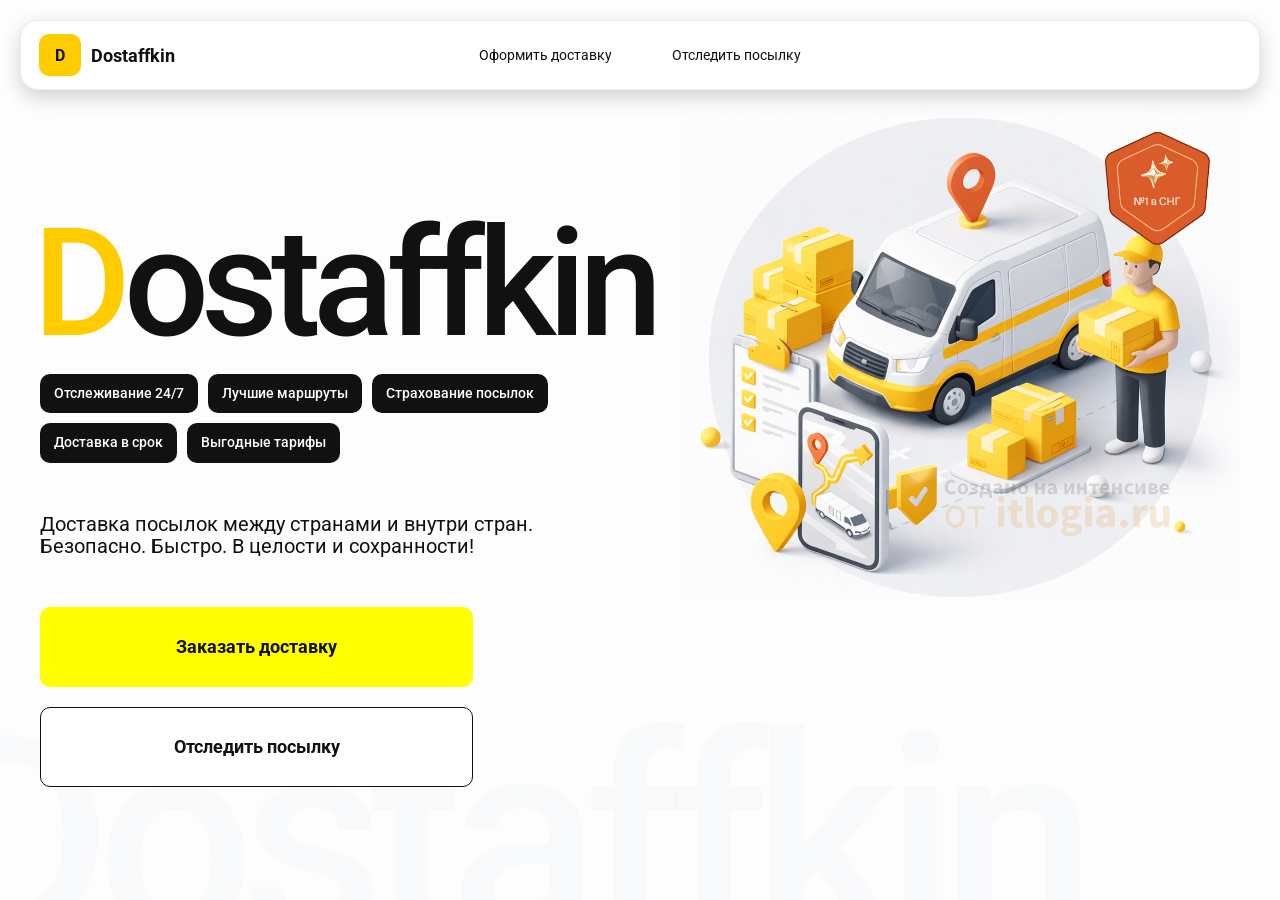
<file: index.html>
<!DOCTYPE html>
<html lang="en">

<head>
    <meta charset="UTF-8">
    <meta name="viewport" content="width=device-width, initial-scale=1.0">
    <title>Dostaffkin — Доставка посылок между странами и внутри стран. Безопасно. Быстро. В целости и сохранности!
    </title>
    <link rel="stylesheet" href="styles/base_adaptive.css">
    <link rel="stylesheet" href="styles/base.css">
    <link rel="stylesheet" href="styles/index.css">
    <link rel="stylesheet" href="styles/index_adaptive.css">
</head>

<body>
    <div class="container">
        <header class="header">
            <a class="header-brand" href="#">
                <div class="header-logo">D</div>
                <div class="header-title">Dostaffkin</div>
            </a>
            <nav class="header-menu">
                <a class="header-link" href="./order.html">Оформить <span>доставку</span></a>
                <a class="header-link" href="./track.html">Отследить <span>посылку</span></a>
            </nav>
        </header>

        <main class="main">
            <section class="main-info">
                <div class="main-title">
                    <span>D</span>ostaffkin
                </div>
                <div class="main-features">
                    <div class="main-feature">Отслеживание 24/7</div>
                    <div class="main-feature">Лучшие маршруты</div>
                    <div class="main-feature">Страхование посылок</div>
                    <div class="main-feature">Доставка в срок</div>
                    <div class="main-feature">Выгодные тарифы</div>
                </div>
                <div class="main-description">
                    Доставка посылок между странами и внутри стран.
                    Безопасно. Быстро. В целости и сохранности!
                </div>
                <div class="main-actions">
                    <a class="button" type="button" href="./order.html">Заказать доставку</a>
                    <a class="button button-white" type="button" href="./track.html">Отследить посылку</a>
                </div>
            </section>
            <div class="main-title-ghost">Dostaffkin</div>
            <section class="main-image">
                <img src="images/main-image.png" alt="Main image" />
            </section>
        </main>
    </div>

</body>

</html>
</file>
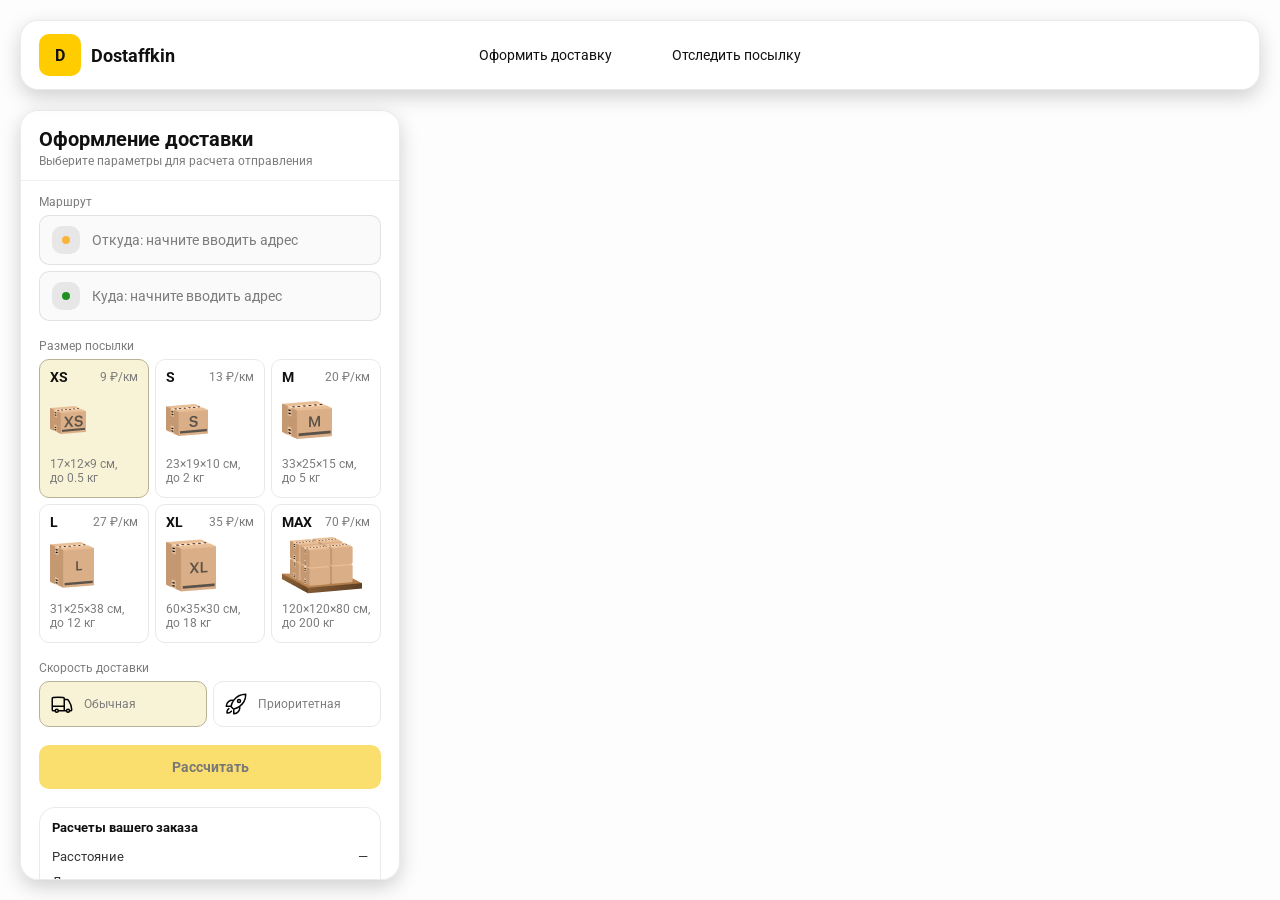
<file: order.html>
<!doctype html>
<html lang="ru">

<head>
    <meta charset="utf-8" />
    <meta name="viewport" content="width=device-width,initial-scale=1,maximum-scale=1,user-scalable=0" />
    <title>Оформление доставки</title>

    <link rel="stylesheet" href="styles/base.css" />
    <link rel="stylesheet" href="styles/base_adaptive.css" />

    <link rel="stylesheet" href="styles/order.css" />
    <link rel="stylesheet" href="styles/order_adaptive.css" />
    <script src="https://api-maps.yandex.ru/2.1/?lang=ru_RU&apikey=31f8d87a-ab7d-4c12-a467-a61d8316e5ce&suggest_apikey=719e344e-8059-4f3f-b9c4-2b1642929a92 " type="text/javascript"></script>
</head>

<body>
    <div id="map"></div>
    <header class="header">
        <a class="header-brand" href="./index.html">
            <div class="header-logo">D</div>
            <div class="header-title">Dostaffkin</div>
        </a>
        <nav class="header-menu">
            <a class="header-link" href="">Оформить <span>доставку</span></a>
            <a class="header-link" href="./track.html">Отследить <span>посылку</span></a>
        </nav>
    </header>
    <aside class="main" id="sidebar">
        <div class="main-header">
            <div class="main-title">Оформление доставки</div>
            <div class="main-text">Выберите параметры для расчета отправления</div>
        </div>
        <div class="main-content">
            <div class="main-route">
                <div class="main-block-title">Маршрут</div>
                <div class="main-fields">
                    <div class="main-field" id="fromField">
                        <div class="main-pin"></div>
                        <input id="from" placeholder="Откуда: начните вводить адрес" autocomplete="off" />
                        <div class="main-ac" id="fromAc" role="listbox" aria-label="Подсказки адресов"></div>
                    </div>

                    <div class="main-field" id="toField">
                        <div class="main-pin"></div>
                        <input id="to" placeholder="Куда: начните вводить адрес" autocomplete="off" />
                        <div class="main-ac" id="toAc" role="listbox" aria-label="Подсказки адресов"></div>
                    </div>
                </div>
            </div>
            <div class="main-package">
                <div class="main-block-title">Размер посылки</div>

                <div class="main-sizes">
                    <div class="main-size-card is-active" data-value="xs">
                        <div class="main-size-top">
                            <div class="main-size-label">XS</div>
                            <div class="main-size-rate">9 ₽/км</div>
                        </div>
                        <div class="main-size-media">
                            <img src="images/sizes/xs.png" alt="Короб XS" />
                        </div>
                        <div class="main-size-description">17×12×9 см,<br>до 0.5 кг</div>
                    </div>

                    <div class="main-size-card" data-value="s">
                        <div class="main-size-top">
                            <div class="main-size-label">S</div>
                            <div class="main-size-rate">13 ₽/км</div>
                        </div>
                        <div class="main-size-media">
                            <img src="images/sizes/s.png" alt="Короб S" />
                        </div>
                        <div class="main-size-description">23×19×10 см,<br>до 2 кг</div>
                    </div>

                    <div class="main-size-card" data-value="m">
                        <div class="main-size-top">
                            <div class="main-size-label">M</div>
                            <div class="main-size-rate">20 ₽/км</div>
                        </div>
                        <div class="main-size-media">
                            <img src="images/sizes/m.png" alt="Короб M" />
                        </div>
                        <div class="main-size-description">33×25×15 см,<br>до 5 кг</div>
                    </div>

                    <div class="main-size-card" data-value="l">
                        <div class="main-size-top">
                            <div class="main-size-label">L</div>
                            <div class="main-size-rate">27 ₽/км</div>
                        </div>
                        <div class="main-size-media">
                            <img src="images/sizes/l.png" alt="Короб L" />
                        </div>
                        <div class="main-size-description">31×25×38 см,<br>до 12 кг</div>
                    </div>

                    <div class="main-size-card" data-value="xl">
                        <div class="main-size-top">
                            <div class="main-size-label">XL</div>
                            <div class="main-size-rate">35 ₽/км</div>
                        </div>
                        <div class="main-size-media">
                            <img src="images/sizes/xl.png" alt="Короб XL" />
                        </div>
                        <div class="main-size-description">60×35×30 см,<br>до 18 кг</div>
                    </div>

                    <div class="main-size-card" data-value="max">
                        <div class="main-size-top">
                            <div class="main-size-label">MAX</div>
                            <div class="main-size-rate">70 ₽/км</div>
                        </div>
                        <div class="main-size-media main-size-media-palleta">
                            <img src="images/sizes/max.png" alt="Паллета" />
                        </div>
                        <div class="main-size-description">120×120×80 см,<br>до 200 кг</div>
                    </div>

                </div>
            </div>
            <div class="main-speed">
    <div class="main-block-title">Скорость доставки</div>

    <div class="main-speeds">
        <div class="main-speed-card is-active" data-value="regular">
            <img class="main-speed-media" src="images/icons/regular.svg" alt="Regular"/>
            <div class="main-speed-description">Обычная</div>
        </div>
        <div class="main-speed-card" data-value="fast">
            <img class="main-speed-media" src="images/icons/fast.svg" alt="Fast"/>
            <div class="main-speed-description">Приоритетная</div>
        </div>

    </div>
</div>
            <div class="main-calculate-block">
                <button id="calc" class="button calculate-button" type="button" disabled>Рассчитать</button>
            </div>
            <div class="main-result" id="result">
                <div class="main-result-title">Расчеты вашего заказа</div>
                <div class="main-result-lines">
                    <div class="main-result-line"><span>Расстояние</span><span id="distanceValue">—</span></div>
                    <div class="main-result-line"><span>Доставим через</span><span id="durationValue">—</span></div>
                    <div class="main-result-line"><span>Тариф</span><span id="rateValue">—</span></div>
                </div>
                <div class="main-price">
                    <div class="main-price-label">Итого</div>
                    <div class="main-price-value" id="totalValue">—</div>
                </div>
            </div>
            <div class="main-order-box">
                <div class="main-order-form" id="orderForm">
                    <div class="main-order-title">Оформление доставки</div>
                    <div class="main-block-info-row">
                        <div class="main-block-title">Контакты</div>
                        <div class="order-fields">
                            <div class="main-field">
                                <input id="customerName" placeholder="Ваше имя" autocomplete="off" />
                            </div>
                            <div class="main-field">
                                <input id="customerPhone" placeholder="Ваш телефон" autocomplete="off"
                                    inputmode="tel" />
                            </div>
                        </div>
                    </div>
                    <div class="main-block-info-row extra-info">
                        <div class="main-block-title">Дополнительная информация</div>
                        <div class="main-field textarea">
                            <textarea id="comment" placeholder="Детали доставки и комментарии"></textarea>
                        </div>
                    </div>
                    <button id="submit" class="button main-submit-request" type="button" disabled>Отправить
                        заявку
                    </button>
                </div>

                <div class="main-order-success" id="orderSuccess">
                    <div class="main-success-icon">✓</div>
                    <div class="main-success-title">Заявка отправлена!</div>
                    <div class="main-success-title">Номер отправления – <span id="orderId"></span></div>
                    <div class="main-success-subtitle">Мы скоро свяжемся с вами</div>
                </div>
            </div>
        </div>
    </aside>


</body>
<script src="scripts/order.js"></script>

</html>
</file>
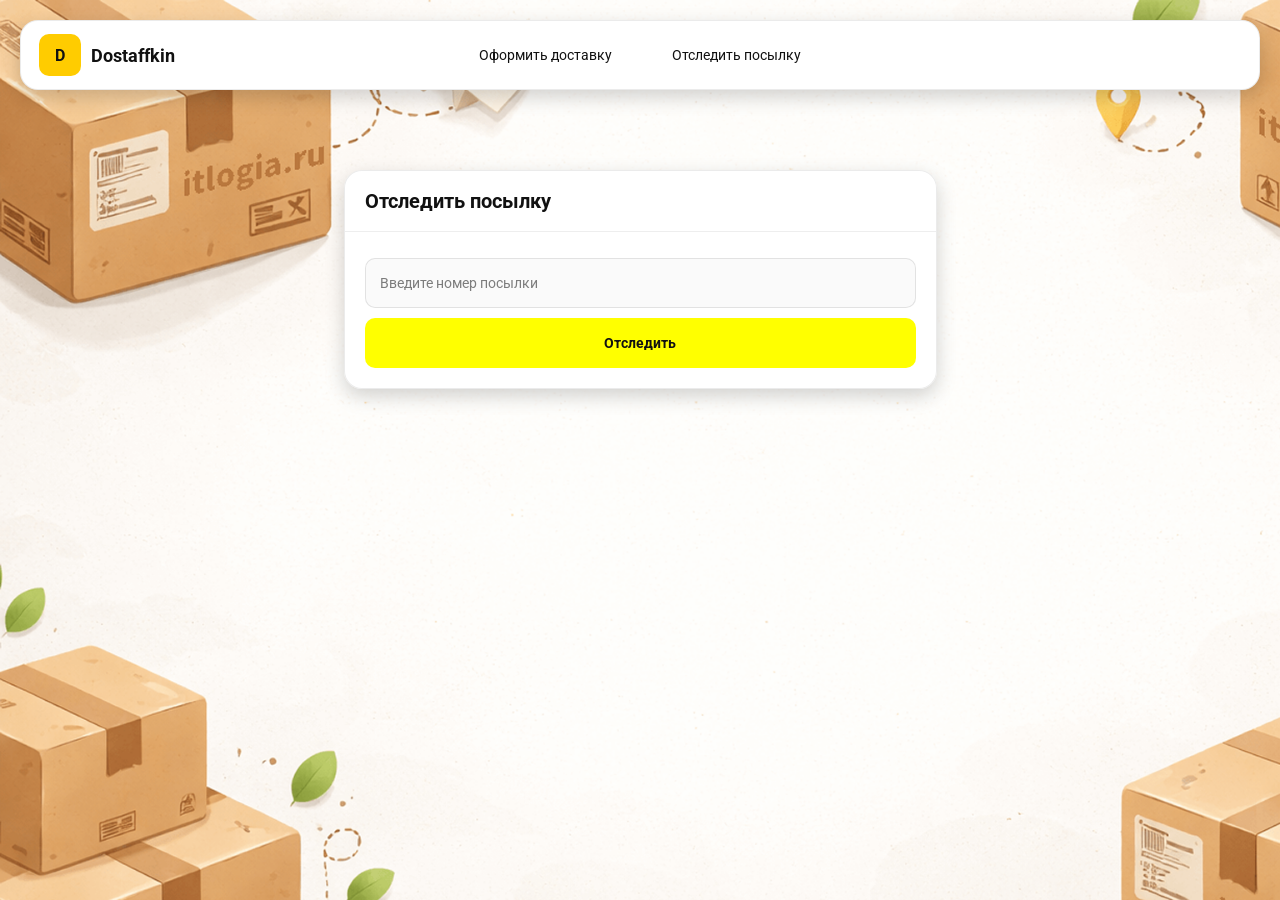
<file: track.html>
<!doctype html>
<html lang="ru">

<head>
    <meta charset="utf-8" />
    <meta name="viewport" content="width=device-width,initial-scale=1,maximum-scale=1,user-scalable=0" />
    <title>Отследить посылку</title>
    <link rel="stylesheet" href="styles/base.css" />
    <link rel="stylesheet" href="styles/base_adaptive.css" />

    <link rel="stylesheet" href="styles/track.css" />
    <link rel="stylesheet" href="styles/track_adaptive.css" />
</head>

<body>

    <div class="container">
        <header class="header">
            <a class="header-brand" href="./index.html">
                <div class="header-logo">D</div>
                <div class="header-title">Dostaffkin</div>
            </a>
            <nav class="header-menu">
                <a class="header-link" href="./order.html">Оформить <span>доставку</span></a>
                <a class="header-link" href="">Отследить <span>посылку</span></a>
            </nav>
        </header>
        <main class="track-content">
            <section class="track-card track-search">
                <div class="track-title">Отследить посылку</div>
                <div class="track-action">
                    <div class="main-field track-field">
                        <input id="trackNumber" placeholder="Введите номер посылки" autocomplete="off" />
                    </div>
                    <button id="trackButton" class="button track-button" type="button">Отследить</button>
                </div>
            </section>
            <section class="track-card track-result" id="trackResult">
                <div class="track-result-header">
                    <div class="track-id" id="trackIdValue"></div>
                    <div class="track-routes">
                        <div class="track-route">
                            <div class="track-route-pin">
                                <svg xmlns="http://www.w3.org/2000/svg" fill="none" viewBox="0 0 24 24"
                                    stroke-width="1.5" stroke="orange" class="size-6">
                                    <path stroke-linecap="round" stroke-linejoin="round"
                                        d="M15 10.5a3 3 0 1 1-6 0 3 3 0 0 1 6 0Z" />
                                    <path stroke-linecap="round" stroke-linejoin="round"
                                        d="M19.5 10.5c0 7.142-7.5 11.25-7.5 11.25S4.5 17.642 4.5 10.5a7.5 7.5 0 1 1 15 0Z" />
                                </svg>
                            </div>
                            <div class="track-route-address" id="trackFromValue">
                                Откуда: Москва, улица Арбат, 1
                            </div>
                        </div>
                        <div class="track-route track-route-arrow">
                            <svg xmlns="http://www.w3.org/2000/svg" fill="none" viewBox="0 0 24 24" stroke-width="1.5"
                                stroke="currentColor" class="size-6">
                                <path stroke-linecap="round" stroke-linejoin="round"
                                    d="M19.5 13.5 12 21m0 0-7.5-7.5M12 21V3" />
                            </svg>
                        </div>
                        <div class="track-route">
                            <div class="track-route-pin">
                                <svg xmlns="http://www.w3.org/2000/svg" fill="none" viewBox="0 0 24 24"
                                    stroke-width="1.5" stroke="green" class="size-6">
                                    <path stroke-linecap="round" stroke-linejoin="round"
                                        d="M15 10.5a3 3 0 1 1-6 0 3 3 0 0 1 6 0Z" />
                                    <path stroke-linecap="round" stroke-linejoin="round"
                                        d="M19.5 10.5c0 7.142-7.5 11.25-7.5 11.25S4.5 17.642 4.5 10.5a7.5 7.5 0 1 1 15 0Z" />
                                </svg>
                            </div>
                            <div class="track-route-address" id="trackToValue">
                                Куда: Минск, проспект Независимости, 58
                            </div>
                        </div>
                    </div>
                </div>
                <div class="track-info">
                    <div class="track-status-title">Статус данной посылки:</div>
                    <div class="track-status-list" id="trackStatusList">
                    </div>

                </div>
    </div>
    </section>
    </main>
    </div>
    <script src="scripts/track.js"></script>

</body>

</html>
</file>
<file: styles/base_adaptive.css>
@media (max-width: 767px) {
    .header {
        left: 10px;
        right: 10px;
        top: 10px;
    }

    .header-link span {
        display: none;
    }

    .header-menu {
        gap: 20px;
        justify-content: flex-start;
        margin: 0 0 0 30px;
        position: static;
        transform: none;
    }
}

@media (max-width: 420px) {
    .header-title {
        display: none;
    }
}

@media (max-width: 374px) {
    .header-menu {
        gap: 10px;
        margin: 0 0 0 10px;
    }
}
</file>
<file: styles/base.css>
*,
*::before,
*::after {
    box-sizing: border-box;
}

@font-face {
    font-family: "Roboto";
    src: url("../fonts/Roboto-Regular.ttf");
    font-weight: normal;
}

@font-face {
    font-family: "Roboto";
    src: url("../fonts/Roboto-Bold.ttf");
    font-weight: bold;
}

@font-face {
    font-family: "Roboto";
    src: url("../fonts/Roboto-Medium.ttf");
    font-weight: 500;
}

html,
body {
    margin: 0;
    color: #111111;
    font-family: "Roboto", sans-serif;
}

body {
    background: #FDFDFD;
}

.header {
    border-radius: 18px;
    box-shadow: 0 7px 20px 0 #0000002E;
    backdrop-filter: blur(10px);
    background: #ffffff;
    left: 20px;
    border: 1px solid rgba(0, 0, 0, 0.08);
    position: fixed;
    right: 20px;
    top: 20px;
    padding: 14px 18px;
    height: 70px;
    display: flex;
    align-items: center;
    z-index: 6;
}

.header-brand {
    display: flex;
    align-items: center;
    text-decoration: none;
    gap: 10px;
}

.header-logo {
    width: 42px;
    height: 42px;
    border-radius: 10px;
    background: #FFCC00;
    display: grid;
    place-items: center;
    font-weight: bold;
    color: #111;
}

.header-title {
    font-size: 18px;
    font-weight: bold;
    color: #111111;
    text-decoration: none;
}

.header-menu {
    display: flex;
    align-items: center;
    gap: 60px;
    margin: 0;
    position: absolute;
    left: 50%;
    transform: translateX(-50%);
}

.header-link {
    font-size: 14px;
    color: #111111;
    text-decoration: none;
}
.button {
    border: 0;
    outline: none;
    height: 44px;
    border-radius: 10px;
    font-size: 14px;
    font-weight: bold;
    cursor: pointer;
    font-family: inherit;
    transition: transform .08s ease, opacity .12s ease;
    background: yellow;
    color: #111111;
    text-align: center;
    text-decoration: none;
}

.button:hover {
    background-color: #E5BC19;
}

.button:disabled {
    cursor: not-allowed;
    background-color: #FADE6E;
    color: #787878;
    transform: none;
}

.button.button-white {
    background: #ffffff;
    border: 1px solid #111111;
}

.button.button-white:hover {
    background: rgb(241 241 241);
}
.main-field {
    display: flex;
    align-items: center;
    margin-top: 6px;
    gap: 10px;
    border: 1px solid #1111111A;
    background: #FAFAFA;
    border-radius: 10px;
    padding: 10px 12px;
    position: relative;
    box-sizing: border-box;
    height: 50px;
}

.main-field.textarea {
    height: auto;
}

.main-pin {
    width: 28px;
    height: 28px;
    border-radius: 10px;
    background: rgba(17, 17, 17, 0.08);
    display: grid;
    place-items: center;
    flex: 0 0 auto;
    position: relative;
}

.main-pin::before {
    content: "";
    width: 8px;
    height: 8px;
    border-radius: 999px;
    background: orange;
    opacity: .75;
    display: block;
}

.main-field:last-child .main-pin::before {
    background: green;
    opacity: .85;
}

input, textarea {
    width: 100%;
    border: 0;
    outline: none;
    background: transparent;
    font-size: 14px;
    color: #111111;
    font-family: inherit;
}

textarea {
    resize: vertical;
    min-height: 72px;
    padding: 2px 0;
}

input::placeholder, textarea::placeholder {
    color: #7C7C7C;
}

.main-field:focus-within {
    border-color: rgba(0, 0, 0, 0.20);
    box-shadow: 0 0 0 4px rgba(255, 204, 0, 0.35);
    background: rgba(255, 255, 255, 0.75);
}
</file>
<file: styles/index.css>
.container {
    overflow: hidden;
    min-height: 100vh;
}
.main {
    padding: 111px 40px 40px;
    position: relative;
    display: flex;
}
.main-info {
    max-width: 840px;
    width: 100%;
    position: relative;
}
.main-title {
    margin-top: 98px;
    font-weight: 500;
    font-size: 200px;
    line-height: 1;
    letter-spacing: -0.05em;
    color: #111111;
    left: -15px;
    position: relative;
}

.main-title span {
    color: #ffcc00;
}
.main-features {
    margin-top: 15px;
    display: flex;
    flex-wrap: wrap;
    gap: 10px;
}

.main-feature {
    background: #111111;
    color: #ffffff;
    padding: 12px 14px;
    font-weight: 500;
    font-size: 14px;
    line-height: 1.1;
    border-radius: 10px;
}
.main-description {
    margin-top: 50px;
    max-width: 500px;
    font-size: 20px;
    line-height: 1.1;
    color: #111111;
}
.main-actions {
    margin-top: 50px;
    display: flex;
    flex-direction: column;
    gap: 20px;
}

.main-actions .button {
    height: 80px;
    width: 433px;
    font-size: 18px;
    font-weight: bold;
    place-items: center;
    display: grid;
}
.main-title-ghost {
    position: absolute;
    z-index: -1;
    left: -70px;
    bottom: -150px;
    font-weight: 500;
    font-size: 278px;
    line-height: 1;
    letter-spacing: -0.05em;
    color: #ECEDF04D;
}
.main-image {
    width: 1024px;
    top: 100px;
    z-index: -2;
}

.main-image img {
    width: 100%;
    max-width: 1024px;
    height: auto;
    display: block;
    
}
</file>
<file: styles/index_adaptive.css>
@media (max-width: 1760px) {
    .main-title {
        font-size: 150px;
        left: -7px;
    }

    .main-info {
        max-width: 640px;
    }
} 
@media (max-width: 1200px) {
    .main-info {
        max-width: 540px;
    }

    .main {
        padding: 111px 20px 20px;
    }

    .main-title {
        font-size: 120px;
        left: -4px;
    }

    .main-title-ghost {
        font-size: 220px;
    }
}
@media (max-width: 1024px) {
    .main-title {
        margin-top: 30px;
    }

    .main {
        flex-direction: column-reverse;
    }

    .main-image {
        max-width: 350px;
        position: absolute;
        left: 370px;
        top: 370px;
    }

    .main-info {
        max-width: 100%;
    }

    .main-actions {
        gap: 10px;
    }

    .main-actions .button {
        height: 50px;
        font-size: 14px;
        width: auto;
        max-width: 300px;
    }

    .main-description {
        max-width: 350px;
    }
}
@media (max-width: 570px) {
    .main-title {
        font-size: 88px;
    }

    .main-description {
        max-width: 100%
    }

    .main-actions {
       width: 100%;
    }

    .main-actions .button {
        width: 100%;
        max-width: 100%
    }

    .main-image {
        max-width: 650px;
        position: absolute;
        left: 170px;
        top: 70px;
        opacity: 0.2;
    }
}
@media (max-width: 400px) {
    .main-title {
        font-size: 70px;
    }
}
</file>
<file: styles/order.css>
#map {
    position: fixed;
    inset: 0;
}
.main {
    border-radius: 18px;
    box-shadow: 0 7px 20px 0 #0000002E;
    backdrop-filter: blur(10px);
    background: rgba(255, 255, 255, 0.96);
    left: 20px;
    border: 1px solid rgba(0, 0, 0, 0.08);
    position: fixed;
    top: 110px;
    bottom: 20px;
    width: 380px;
    display: flex;
    flex-direction: column;
    overflow: hidden;
    z-index: 5;
}
.main-header {
    padding: 18px 18px 12px 18px;
    border-bottom: 1px solid rgba(0, 0, 0, 0.06);
    display: flex;
    flex-direction: column;
}

.main-title {
    font-size: 20px;
    line-height: 100%;
    font-weight: bold;
}

.main-text {
    font-size: 12px;
    margin-top: 5px;
    color: #7C7C7C;
}
.main-content {
    padding: 14px 18px 18px 18px;
    overflow: auto;
    scrollbar-width: none;
    display: flex;
    flex-direction: column;
    gap: 18px;
    flex: 1;
}
.main-block-title {
    font-size: 12px;
    color: #7C7C7C;
}

.main-route .main-block-title,
.main-package .main-block-title {
    margin-bottom: 6px;
}
.main-sizes {
    display: grid;
    gap: 6px;
    grid-template-columns: repeat(3, 1fr);
}

.main-size-card {
    border: 1px solid #E8E8E7;
    background: #FFFFFF;
    border-radius: 10px;
    padding: 10px;
    cursor: pointer;
    user-select: none;
    transition: transform .08s ease, border-color .12s ease, background .12s ease;
    min-height: 139px;
}

.main-size-card:hover {
    transform: translateY(-1px);
}

.main-size-card.is-active {
    background-color: #F8F2D6;
    border-color: #B7B196;
}

.main-size-top {
    display: flex;
    align-items: center;
    justify-content: space-between;
}

.main-size-label {
    font-weight: bold;
    font-size: 14px;
    color: #111111;
    line-height: 100%;
}

.main-size-rate {
    font-size: 12px;
    color: #7C7C7C;
    line-height: 100%;
}

.main-size-media {
    margin-top: 8px;
    height: 57px;
}

.main-size-description {
    margin-top: 8px;
    font-size: 12px;
    color: #7C7C7C;
    line-height: 1.2;
}
.calculate-button {
    width: 100%;
}
.main-result {
    border: 1px solid rgba(0, 0, 0, 0.08);
    background: rgba(255, 255, 255, 0.75);
    border-radius: 16px;
    padding: 12px;
    line-height: 1.25;
}

.main-result-title {
    font-weight: bold;
    font-size: 13px;
    color: #111111;
    margin-bottom: 13px;
}

.main-result-lines {
    gap: 8px;
    display: flex;
    flex-direction: column;
}

.main-result-line {
    font-size: 13px;
    color: rgba(17, 17, 17, 0.85);
    display: flex;
    justify-content: space-between;
}

.main-price {
    margin-top: 18px;
    padding-top: 10px;
    border-top: 1px dashed rgba(0, 0, 0, 0.12);
    display: flex;
    align-items: baseline;
    justify-content: space-between;
}

.main-price-label {
    font-size: 12px;
    color: rgba(17, 17, 17, 0.55);
}

.main-price-value {
    font-size: 20px;
    font-weight: bold;
    color: #111111;
    letter-spacing: -0.3px;
}
.main-order-box {
    background: #ffffff;
    border: 1px solid #E8E8E7;
    border-radius: 10px;
    padding: 12px;
}

.main-order-title {
    margin-bottom: 8px;
    font-weight: bold;
    font-size: 14px;
    color: #111111;
}

.main-block-info {
    display: flex;
    flex-direction: column;
    gap: 6px;
}

.order-fields {
    display: grid;
    grid-template-columns: 1fr 1fr;
    column-gap: 10px;
    margin-top: 6px;
}

.main-block-info-row.extra-info {
    display: block;
    margin-top: 13px;
}

.main-submit-request {
    width: 100%;
    margin-top: 6px;
}

.main-order-success {
    display: none;
    text-align: center;
    padding: 22px 12px;
    gap: 12px;
}

.main-order-success.is-visible {
    display: flex;
    flex-direction: column;
    align-items: center;
}

.main-success-icon {
    width: 56px;
    height: 56px;
    border-radius: 50%;
    background: #16a34a;
    color: #ffffff;
    display: grid;
    place-items: center;
    font-size: 30px;
}

.main-success-title {
    font-size: 14px;
    font-weight: bold;
    color: #111111;
}

.main-success-subtitle {
    font-size: 12px;
    color: rgba(17, 17, 17, 0.55);
    line-height: 1.3;
}
.main-speed .main-block-title {
    margin-bottom: 6px;
}

.main-speeds {
    display: grid;
    gap: 6px;
    grid-template-columns: repeat(2, 1fr);
}

.main-speed-card {
    border: 1px solid #E8E8E7;
    background: #FFFFFF;
    border-radius: 10px;
    padding: 10px;
    cursor: pointer;
    user-select: none;
    transition: transform .08s ease, border-color .12s ease, background .12s ease;
    display: flex;
    align-items: center;
    gap: 10px;
}

.main-speed-card:hover {
    transform: translateY(-1px);
}

.main-speed-card.is-active {
    background-color: #F8F2D6;
    border-color: #B7B196;
}

.main-speed-description {
    font-size: 12px;
    color: #7C7C7C;
    line-height: 1.2;
}
</file>
<file: styles/order_adaptive.css>
@media (max-width: 767px) {
    .main {
        left: 10px;
        right: 10px;
        top: 50%;
        bottom: 12px;
        width: auto;
        max-width: none;
    }
}

@media (max-width: 420px) {
    .main-sizes {
        grid-template-columns: repeat(2, 1fr);
    }
}
</file>
<file: styles/track.css>
.container {
    background: #F4F4F4 url("../images/track-bg.png");
    background-size: cover;
    min-height: 100vh;
    padding: 170px 0 50px 0;
}
.track-content {
    width: 593px;
    margin: 0 auto;
}
.track-card {
    width: 100%;
    border-radius: 18px;
    box-shadow: 0 7px 20px 0 #0000002E;
    backdrop-filter: blur(10px);
    background: rgba(255, 255, 255, 0.96);
    border: 1px solid rgba(0, 0, 0, 0.08);
}

.track-title {
    font-size: 20px;
    line-height: 100%;
    font-weight: bold;
    border-bottom: 1px solid #EEEEEE;
    padding: 20px;
}

.track-action {
    padding: 20px;
}

.track-button {
    width: 100%;
    height: 50px;
}

.track-field {
    margin-bottom: 10px;
}
.track-result {
    margin-top: 5px;
    display: none;
}

.track-result.is-visible {
    display: block;
}

.track-result-header {
    font-weight: bold;
    font-size: 14px;
    color: #111111;
    padding: 20px;
    border-bottom: 1px solid #EEEEEE;
}

.track-id {
    margin-bottom: 12px;
    font-size: 20px;
}

.track-routes {
    display: flex;
    flex-direction: column;
    gap: 10px;
    font-weight: normal;
}

.track-route {
    display: flex;
    align-items: center;
    gap: 10px;
}

.track-route-pin {
    width: 24px;
    height: 24px;
    flex-shrink: 0;
}

.track-route-arrow {
    padding: 15px 0;
    width: 24px;
    height: 24px;
}

.track-info {
    padding: 20px;
}

.track-status {
    display: flex;
    align-items: center;
    font-size: 12px;
    gap: 10px;
}

.track-status-title {
    font-size: 14px;
    color: #111111;
    margin-bottom: 20px;
}

.track-status-list {
    display: flex;
    flex-direction: column;
    gap: 15px;
}

.track-status-icon {
    width: 40px;
    height: 40px;
    border-radius: 50%;
    background: rgba(17, 17, 17, 0.08);
    display: grid;
    place-items: center;
    flex: 0 0 auto;
}

.track-status.created .track-status-icon {
    background-color: #F1CB00;
}

.track-status.in-way .track-status-icon {
    background-color: #F08A11;
}

.track-status.ready .track-status-icon {
    background-color: #A35D0A;
}

.track-status.done .track-status-icon {
    background-color: #37C93B;
}

.track-status-text {
    display: flex;
    align-items: center;
    justify-content: space-between;
    color: #111111;
    font-size: 12px;
    flex: 1;
}

.track-status-date {
    color: rgba(17, 17, 17, 0.55);
}
</file>
<file: styles/track_adaptive.css>
@media (max-width: 767px) {
    .container {
        padding: 130px 0 50px 0;
    }

    .track-content {
        width: 100%;
        padding-left: 10px;
        padding-right: 10px;
    }

    .track-result-header {
        padding: 20px;
    }
}
</file>
